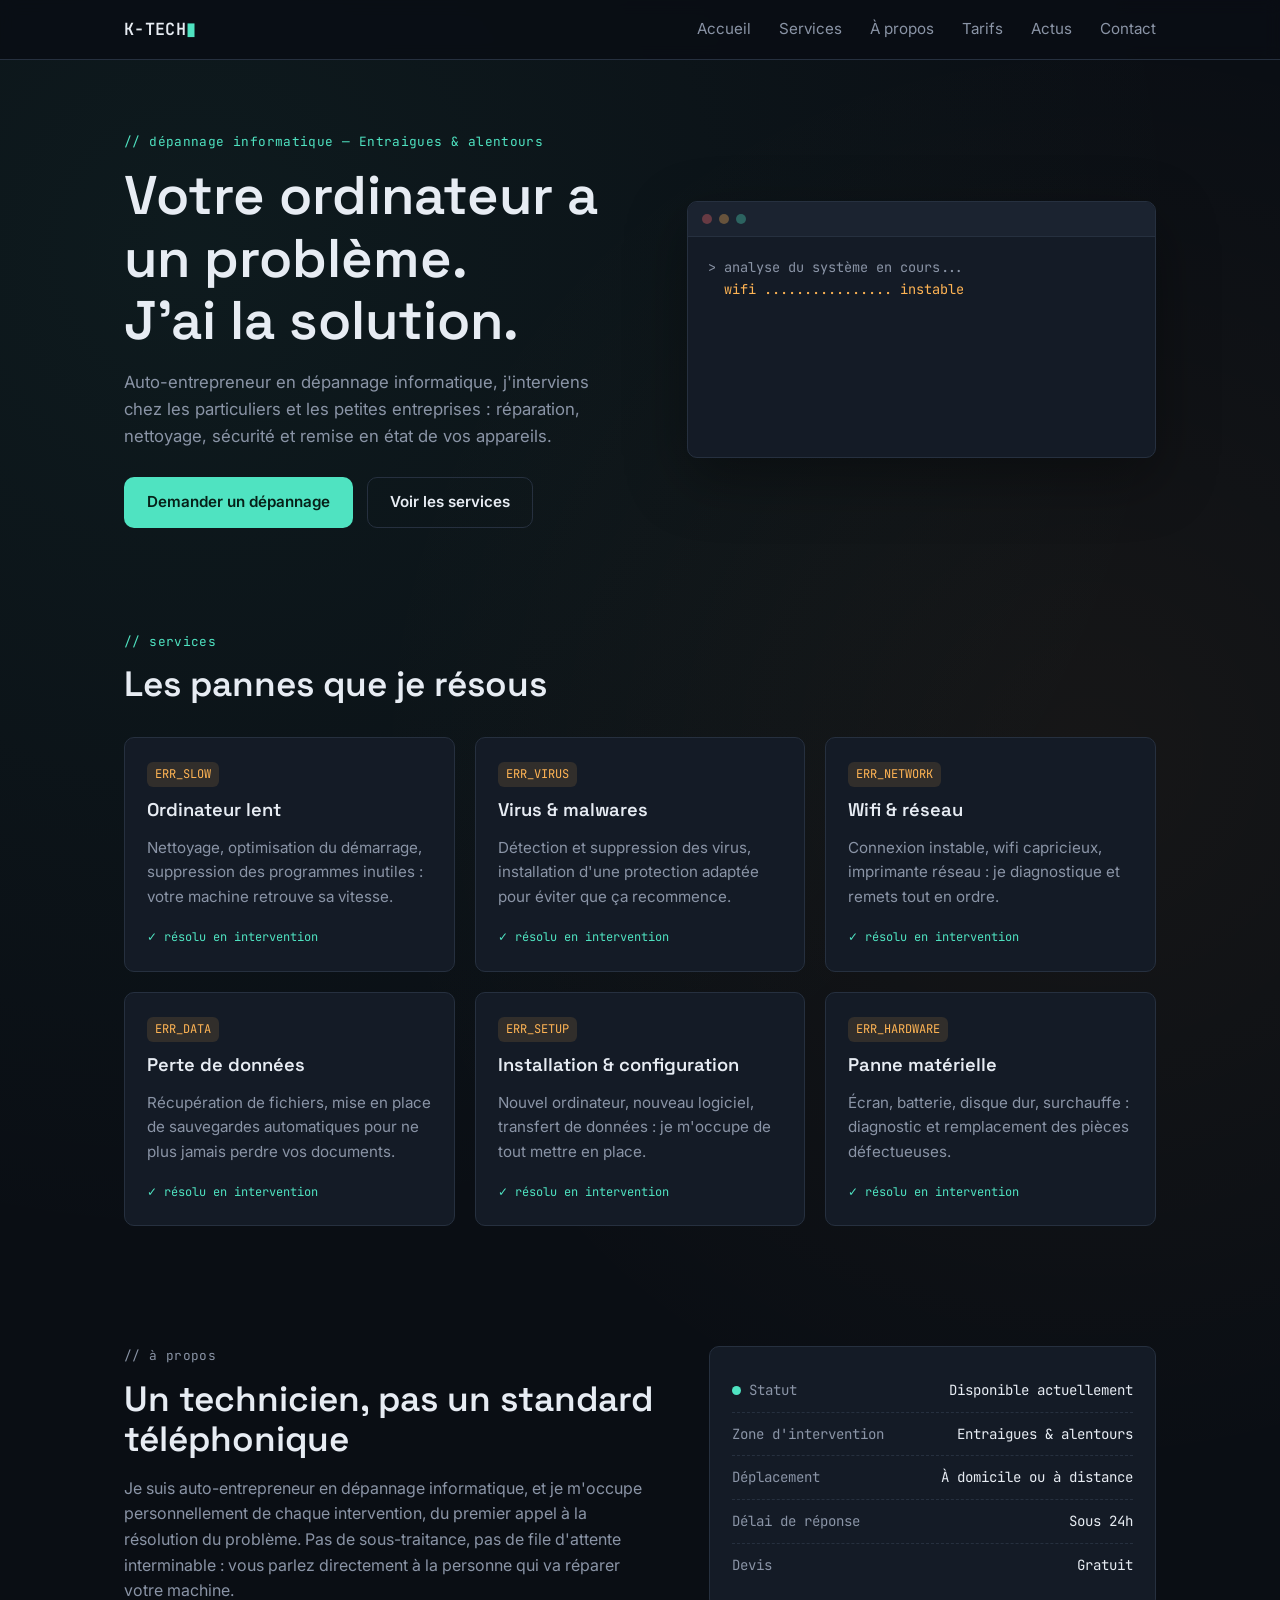
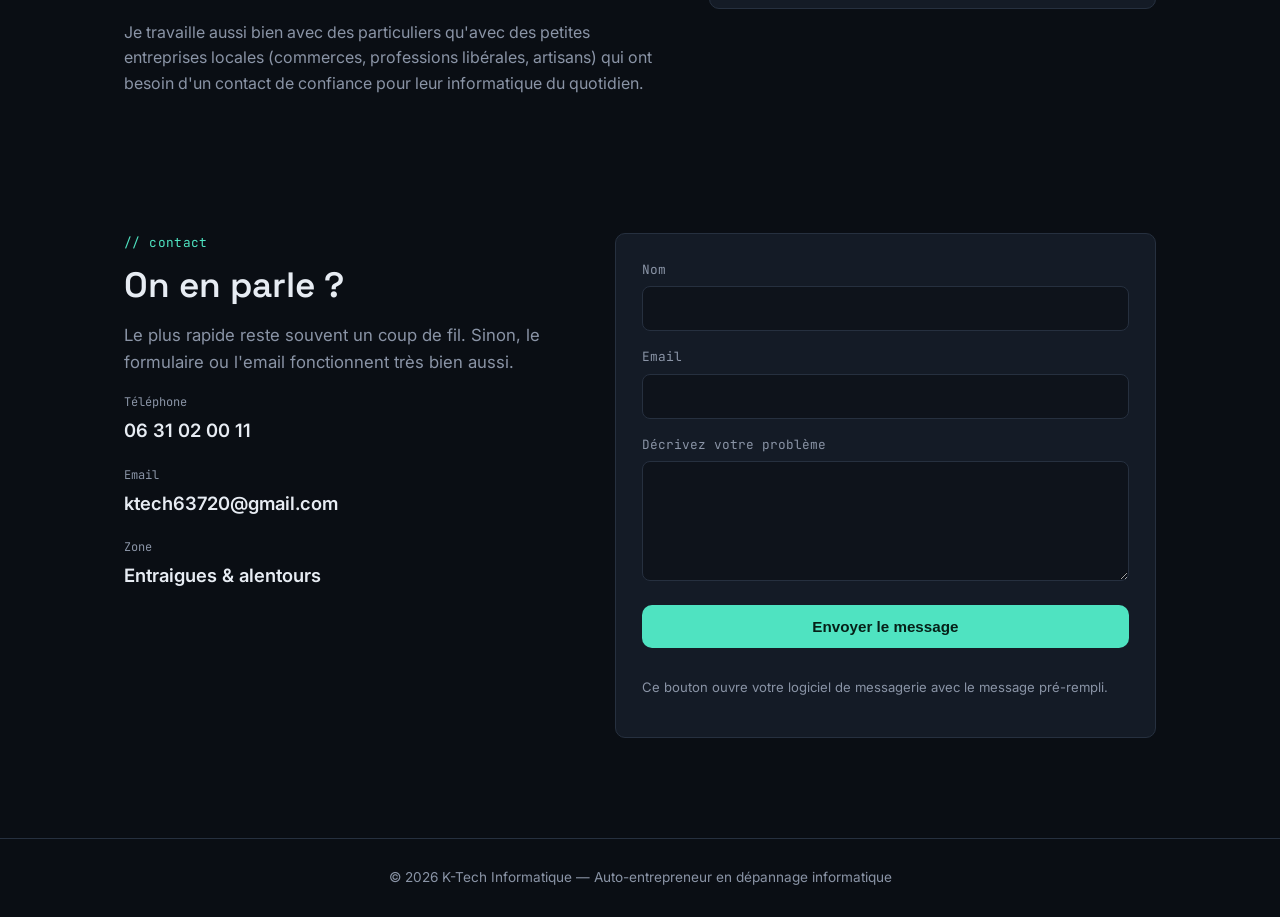
<file: index.html>
<!DOCTYPE html>
<html lang="fr">
<head>
<meta charset="UTF-8">
<meta name="viewport" content="width=device-width, initial-scale=1.0">
<title>K-Tech Informatique — Dépannage informatique à Entraigues</title>
<meta name="description" content="Auto-entrepreneur en dépannage informatique à Entraigues : réparation, virus, lenteur, réseau, installation. Intervention rapide chez les particuliers et les petites entreprises.">
<link rel="preconnect" href="https://fonts.googleapis.com">
<link rel="preconnect" href="https://fonts.gstatic.com" crossorigin>
<link href="https://fonts.googleapis.com/css2?family=Space+Grotesk:wght@500;600;700&family=Inter:wght@400;500;600&family=JetBrains+Mono:wght@400;500&display=swap" rel="stylesheet">
<link rel="stylesheet" href="style.css">
</head>
<body>

<header class="nav">
  <div class="nav-inner">
    <a href="index.html" class="logo">K-TECH<span class="cursor">▮</span></a>
    <nav class="nav-links">
      <a href="#accueil">Accueil</a>
      <a href="#services">Services</a>
      <a href="#apropos">À propos</a>
      <a href="tarifs.html">Tarifs</a>
      <a href="actus.html">Actus</a>
      <a href="#contact">Contact</a>
    </nav>
    <button class="nav-toggle" aria-label="Ouvrir le menu">☰</button>
  </div>
</header>

<section id="accueil" class="hero">
  <div class="hero-text">
    <p class="eyebrow">// dépannage informatique — Entraigues &amp; alentours</p>
    <h1>Votre ordinateur a un problème.<br>J'ai la solution.</h1>
    <p class="lead">Auto-entrepreneur en dépannage informatique, j'interviens chez les particuliers et les petites entreprises : réparation, nettoyage, sécurité et remise en état de vos appareils.</p>
    <div class="hero-actions">
      <a href="#contact" class="btn btn-primary">Demander un dépannage</a>
      <a href="#services" class="btn btn-ghost">Voir les services</a>
    </div>
  </div>

  <div class="terminal" aria-hidden="true">
    <div class="terminal-bar"><span></span><span></span><span></span></div>
    <div class="terminal-body" id="terminal-body"></div>
  </div>
</section>

<section id="services" class="services">
  <p class="eyebrow">// services</p>
  <h2>Les pannes que je résous</h2>

  <div class="grid">

    <div class="card">
      <span class="code">ERR_SLOW</span>
      <h3>Ordinateur lent</h3>
      <p>Nettoyage, optimisation du démarrage, suppression des programmes inutiles : votre machine retrouve sa vitesse.</p>
      <span class="resolved">résolu en intervention</span>
    </div>

    <div class="card">
      <span class="code">ERR_VIRUS</span>
      <h3>Virus &amp; malwares</h3>
      <p>Détection et suppression des virus, installation d'une protection adaptée pour éviter que ça recommence.</p>
      <span class="resolved">résolu en intervention</span>
    </div>

    <div class="card">
      <span class="code">ERR_NETWORK</span>
      <h3>Wifi &amp; réseau</h3>
      <p>Connexion instable, wifi capricieux, imprimante réseau : je diagnostique et remets tout en ordre.</p>
      <span class="resolved">résolu en intervention</span>
    </div>

    <div class="card">
      <span class="code">ERR_DATA</span>
      <h3>Perte de données</h3>
      <p>Récupération de fichiers, mise en place de sauvegardes automatiques pour ne plus jamais perdre vos documents.</p>
      <span class="resolved">résolu en intervention</span>
    </div>

    <div class="card">
      <span class="code">ERR_SETUP</span>
      <h3>Installation &amp; configuration</h3>
      <p>Nouvel ordinateur, nouveau logiciel, transfert de données : je m'occupe de tout mettre en place.</p>
      <span class="resolved">résolu en intervention</span>
    </div>

    <div class="card">
      <span class="code">ERR_HARDWARE</span>
      <h3>Panne matérielle</h3>
      <p>Écran, batterie, disque dur, surchauffe : diagnostic et remplacement des pièces défectueuses.</p>
      <span class="resolved">résolu en intervention</span>
    </div>

  </div>
</section>

<section id="apropos" class="about">
  <div class="about-text">
    <p class="eyebrow">// à propos</p>
    <h2>Un technicien, pas un standard téléphonique</h2>
    <p>Je suis auto-entrepreneur en dépannage informatique, et je m'occupe personnellement de chaque intervention, du premier appel à la résolution du problème. Pas de sous-traitance, pas de file d'attente interminable : vous parlez directement à la personne qui va réparer votre machine.</p>
    <p>Je travaille aussi bien avec des particuliers qu'avec des petites entreprises locales (commerces, professions libérales, artisans) qui ont besoin d'un contact de confiance pour leur informatique du quotidien.</p>
  </div>

  <div class="stats">
    <div class="row"><span><span class="status-dot"></span>Statut</span><span>Disponible actuellement</span></div>
    <div class="row"><span>Zone d'intervention</span><span>Entraigues &amp; alentours</span></div>
    <div class="row"><span>Déplacement</span><span>À domicile ou à distance</span></div>
    <div class="row"><span>Délai de réponse</span><span>Sous 24h</span></div>
    <div class="row"><span>Devis</span><span>Gratuit</span></div>
  </div>
</section>

<section id="contact" class="contact">
  <div class="contact-info">
    <p class="eyebrow">// contact</p>
    <h2>On en parle ?</h2>
    <p class="lead">Le plus rapide reste souvent un coup de fil. Sinon, le formulaire ou l'email fonctionnent très bien aussi.</p>

    <div class="item">
      <span class="label">Téléphone</span>
      <a href="tel:+33631020011">06 31 02 00 11</a>
    </div>
    <div class="item">
      <span class="label">Email</span>
      <a href="mailto:ktech63720@gmail.com">ktech63720@gmail.com</a>
    </div>
    <div class="item">
      <span class="label">Zone</span>
      <a href="#apropos">Entraigues &amp; alentours</a>
    </div>
  </div>

  <form class="contact-form" action="mailto:ktech63720@gmail.com" method="post" enctype="text/plain">
    <div>
      <label for="name">Nom</label>
      <input type="text" id="name" name="name" required>
    </div>
    <div>
      <label for="email">Email</label>
      <input type="email" id="email" name="email" required>
    </div>
    <div>
      <label for="message">Décrivez votre problème</label>
      <textarea id="message" name="message" required></textarea>
    </div>
    <button type="submit" class="btn btn-primary">Envoyer le message</button>
    <p class="form-note">Ce bouton ouvre votre logiciel de messagerie avec le message pré-rempli.</p>
  </form>
</section>

<footer>
  <div class="container">
    &copy; 2026 K-Tech Informatique — Auto-entrepreneur en dépannage informatique
  </div>
</footer>

<script src="actus.js"></script>
<script src="script.js"></script>
</body>
</html>
</file>
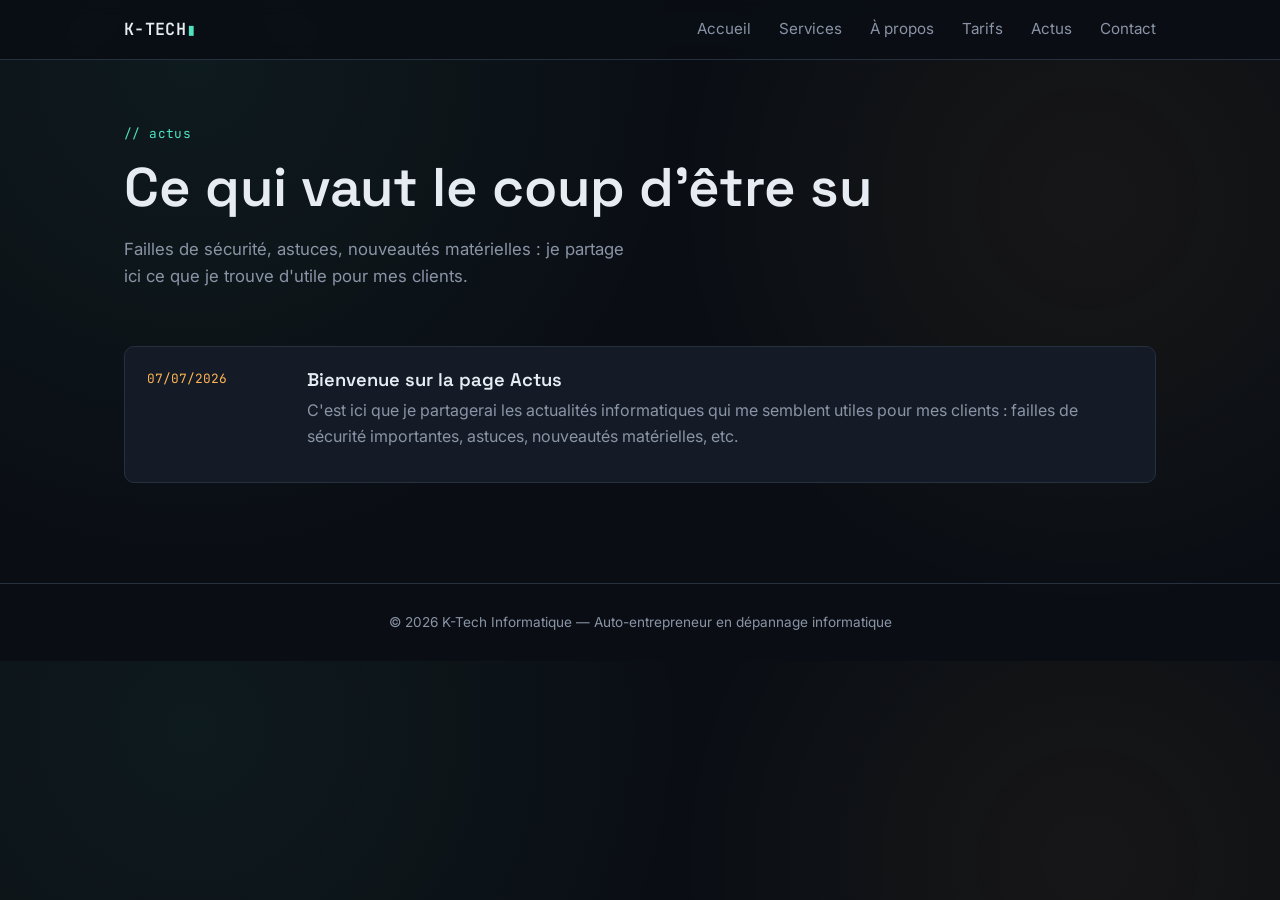
<file: actus.html>
<!DOCTYPE html>
<html lang="fr">
<head>
<meta charset="UTF-8">
<meta name="viewport" content="width=device-width, initial-scale=1.0">
<title>Actus — K-Tech Informatique</title>
<meta name="description" content="Actualités informatiques utiles : sécurité, astuces et nouveautés, partagées par K-Tech Informatique.">
<link rel="preconnect" href="https://fonts.googleapis.com">
<link rel="preconnect" href="https://fonts.gstatic.com" crossorigin>
<link href="https://fonts.googleapis.com/css2?family=Space+Grotesk:wght@500;600;700&family=Inter:wght@400;500;600&family=JetBrains+Mono:wght@400;500&display=swap" rel="stylesheet">
<link rel="stylesheet" href="style.css">
</head>
<body>

<header class="nav">
  <div class="nav-inner">
    <a href="index.html" class="logo">K-TECH<span class="cursor">▮</span></a>
    <nav class="nav-links">
      <a href="index.html#accueil">Accueil</a>
      <a href="index.html#services">Services</a>
      <a href="index.html#apropos">À propos</a>
      <a href="tarifs.html">Tarifs</a>
      <a href="actus.html">Actus</a>
      <a href="index.html#contact">Contact</a>
    </nav>
    <button class="nav-toggle" aria-label="Ouvrir le menu">☰</button>
  </div>
</header>

<section class="actus-hero">
  <p class="eyebrow">// actus</p>
  <h1>Ce qui vaut le coup d'être su</h1>
  <p class="lead">Failles de sécurité, astuces, nouveautés matérielles : je partage ici ce que je trouve d'utile pour mes clients.</p>
</section>

<section class="actus-list" id="actus-list">
  <!-- rempli automatiquement depuis data/actus.js -->
</section>

<footer>
  <div class="container">
    &copy; 2026 K-Tech Informatique — Auto-entrepreneur en dépannage informatique
  </div>
</footer>

<script src="actus.js"></script>
<script src="script.js"></script>
</body>
</html>
</file>
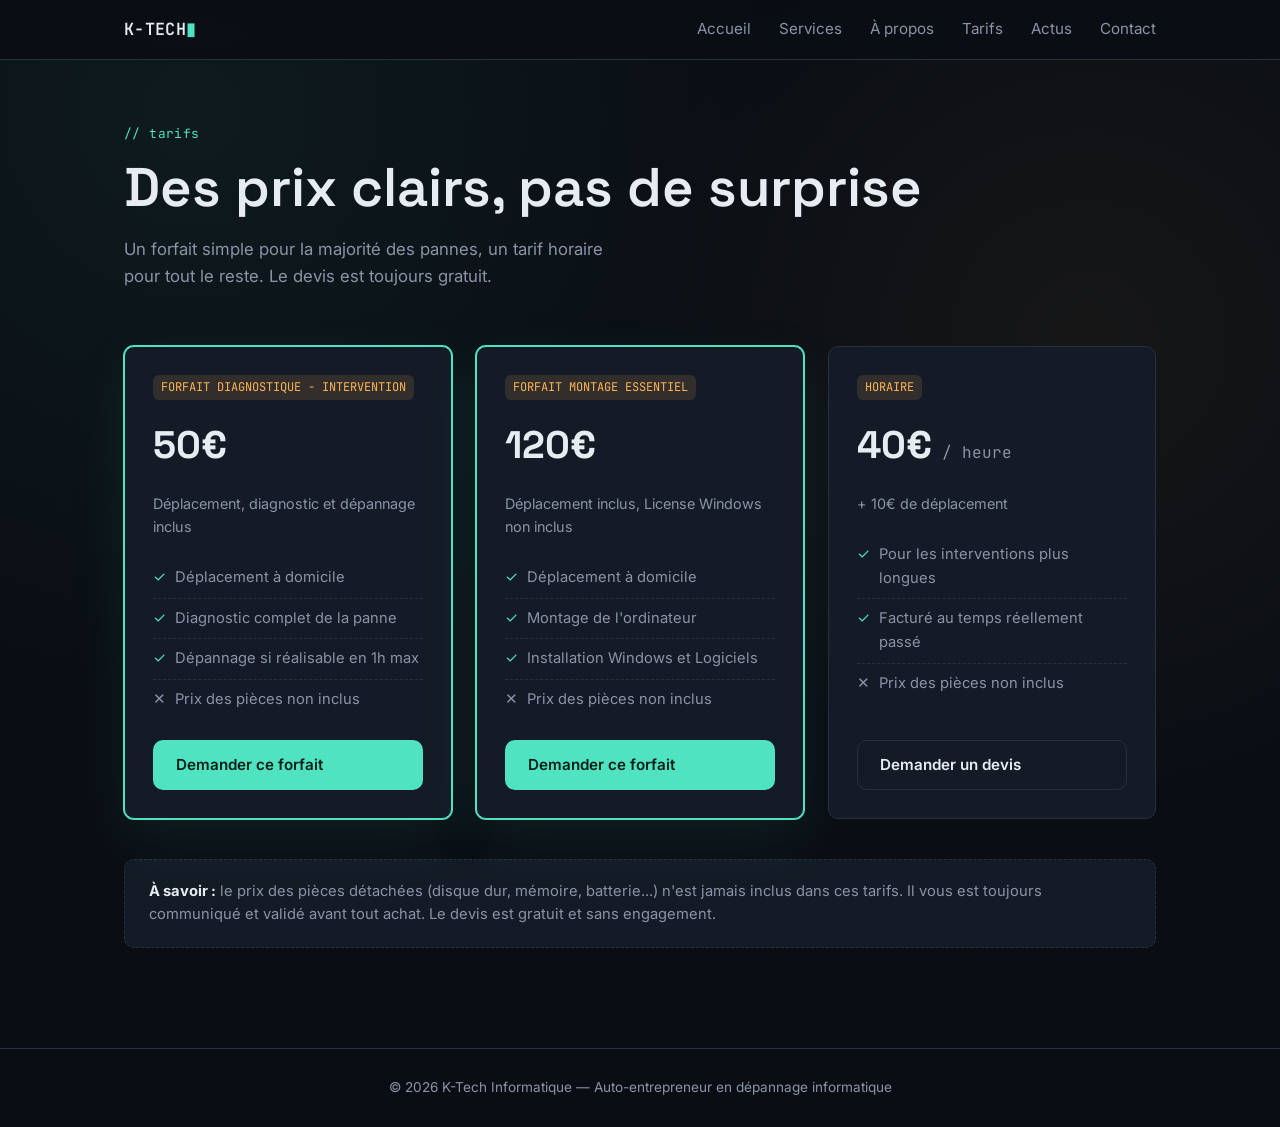
<file: tarifs.html>
<!DOCTYPE html>
<html lang="fr">
<head>
<meta charset="UTF-8">
<meta name="viewport" content="width=device-width, initial-scale=1.0">
<title>Tarifs — K-Tech Informatique</title>
<meta name="description" content="Tarifs clairs et sans surprise pour le dépannage informatique à Entraigues : forfait diagnostic + dépannage, ou tarif horaire.">
<link rel="preconnect" href="https://fonts.googleapis.com">
<link rel="preconnect" href="https://fonts.gstatic.com" crossorigin>
<link href="https://fonts.googleapis.com/css2?family=Space+Grotesk:wght@500;600;700&family=Inter:wght@400;500;600&family=JetBrains+Mono:wght@400;500&display=swap" rel="stylesheet">
<link rel="stylesheet" href="style.css">
</head>
<body>

<header class="nav">
  <div class="nav-inner">
    <a href="index.html" class="logo">K-TECH<span class="cursor">▮</span></a>
    <nav class="nav-links">
      <a href="index.html#accueil">Accueil</a>
      <a href="index.html#services">Services</a>
      <a href="index.html#apropos">À propos</a>
      <a href="tarifs.html">Tarifs</a>
      <a href="actus.html">Actus</a>
      <a href="index.html#contact">Contact</a>
    </nav>
    <button class="nav-toggle" aria-label="Ouvrir le menu">☰</button>
  </div>
</header>

<section class="tarifs-hero">
  <p class="eyebrow">// tarifs</p>
  <h1>Des prix clairs, pas de surprise</h1>
  <p class="lead">Un forfait simple pour la majorité des pannes, un tarif horaire pour tout le reste. Le devis est toujours gratuit.</p>
</section>

<section class="pricing-grid">

  <div class="price-card featured">
    <span class="code">FORFAIT DIAGNOSTIQUE - INTERVENTION</span>
    <div class="amount">50€</div>
    <p class="subtitle">Déplacement, diagnostic et dépannage inclus</p>
    <ul>
      <li>Déplacement à domicile</li>
      <li>Diagnostic complet de la panne</li>
      <li>Dépannage si réalisable en 1h max</li>
      <li class="excluded">Prix des pièces non inclus</li>
    </ul>
    <a href="index.html#contact" class="btn btn-primary">Demander ce forfait</a>
  </div>

    <div class="price-card featured">
    <span class="code">FORFAIT MONTAGE ESSENTIEL</span>
    <div class="amount">120€</div>
    <p class="subtitle">Déplacement inclus, License Windows non inclus</p>
    <ul>
      <li>Déplacement à domicile</li>
      <li>Montage de l'ordinateur</li>
      <li>Installation Windows et Logiciels</li>
      <li class="excluded">Prix des pièces non inclus</li>
    </ul>
    <a href="index.html#contact" class="btn btn-primary">Demander ce forfait</a>
  </div>

  <div class="price-card">
    <span class="code">HORAIRE</span>
    <div class="amount">40€ <span class="unit">/ heure</span></div>
    <p class="subtitle">+ 10€ de déplacement</p>
    <ul>
      <li>Pour les interventions plus longues</li>
      <li>Facturé au temps réellement passé</li>
      <li class="excluded">Prix des pièces non inclus</li>
    </ul>
    <a href="index.html#contact" class="btn btn-ghost">Demander un devis</a>
  </div>

</section>

<section class="price-note">
  <div class="note-box">
    <strong>À savoir :</strong> le prix des pièces détachées (disque dur, mémoire, batterie...) n'est jamais inclus dans ces tarifs. Il vous est toujours communiqué et validé avant tout achat. Le devis est gratuit et sans engagement.
  </div>
</section>

<footer>
  <div class="container">
    &copy; 2026 K-Tech Informatique — Auto-entrepreneur en dépannage informatique
  </div>
</footer>

<script src="actus.js"></script>
<script src="script.js"></script>
</body>
</html>
</file>
<file: style.css>
/* ===========================================================
   Jimmy Informatique — feuille de style
   Palette : fond quasi-noir, accent cyan (traces de circuit),
   accent ambre (LED de statut).
=========================================================== */

:root {
  --bg: #0a0e14;
  --bg-alt: #0e131b;
  --surface: #141b26;
  --surface-2: #1b2330;
  --border: #26303f;
  --text: #e7ecf3;
  --text-muted: #8a94a6;
  --accent: #4fe3c1;       /* cyan circuit */
  --accent-soft: rgba(79, 227, 193, 0.12);
  --amber: #ffb454;        /* LED / statut */
  --amber-soft: rgba(255, 180, 84, 0.12);
  --danger: #ff6b6b;

  --font-display: 'Space Grotesk', sans-serif;
  --font-body: 'Inter', sans-serif;
  --font-mono: 'JetBrains Mono', monospace;

  --radius: 10px;
  --max-width: 1080px;
}

* { box-sizing: border-box; }

html { scroll-behavior: smooth; }

@media (prefers-reduced-motion: reduce) {
  html { scroll-behavior: auto; }
  * { animation-duration: 0.001ms !important; animation-iteration-count: 1 !important; transition-duration: 0.001ms !important; }
}

body {
  margin: 0;
  background: var(--bg);
  color: var(--text);
  font-family: var(--font-body);
  line-height: 1.6;
  -webkit-font-smoothing: antialiased;
}

/* subtle circuit-board backdrop */
body {
  background-image:
    radial-gradient(circle at 15% 10%, rgba(79,227,193,0.06), transparent 40%),
    radial-gradient(circle at 85% 30%, rgba(255,180,84,0.05), transparent 35%);
}

a { color: inherit; text-decoration: none; }

img { max-width: 100%; display: block; }

.container {
  max-width: var(--max-width);
  margin: 0 auto;
  padding: 0 24px;
}

.eyebrow {
  font-family: var(--font-mono);
  font-size: 0.8rem;
  letter-spacing: 0.03em;
  color: var(--accent);
  margin: 0 0 12px;
}

h1, h2, h3 {
  font-family: var(--font-display);
  font-weight: 600;
  line-height: 1.15;
  margin: 0 0 16px;
}

h1 { font-size: clamp(2.1rem, 4.5vw, 3.4rem); }
h2 { font-size: clamp(1.6rem, 3vw, 2.2rem); }
h3 { font-size: 1.15rem; }

.lead {
  color: var(--text-muted);
  font-size: 1.05rem;
  max-width: 46ch;
}

/* ---------- Navigation ---------- */

.nav {
  position: sticky;
  top: 0;
  z-index: 50;
  background: rgba(10, 14, 20, 0.85);
  backdrop-filter: blur(8px);
  border-bottom: 1px solid var(--border);
}

.nav-inner {
  max-width: var(--max-width);
  margin: 0 auto;
  padding: 16px 24px;
  display: flex;
  align-items: center;
  justify-content: space-between;
}

.logo {
  font-family: var(--font-mono);
  font-weight: 600;
  font-size: 1.05rem;
  letter-spacing: 0.02em;
}

.logo .accent { color: var(--accent); }

.logo .cursor {
  display: inline-block;
  color: var(--accent);
  animation: blink 1.1s steps(1) infinite;
}

@keyframes blink { 50% { opacity: 0; } }

.nav-links {
  display: flex;
  gap: 28px;
  font-size: 0.95rem;
}

.nav-links a {
  color: var(--text-muted);
  transition: color 0.15s ease;
}

.nav-links a:hover, .nav-links a:focus-visible { color: var(--text); }

.nav-toggle {
  display: none;
  background: none;
  border: 1px solid var(--border);
  color: var(--text);
  font-size: 1.1rem;
  border-radius: 8px;
  padding: 6px 10px;
  cursor: pointer;
}

@media (max-width: 720px) {
  .nav-links {
    position: absolute;
    top: 100%;
    left: 0;
    right: 0;
    background: var(--bg-alt);
    border-bottom: 1px solid var(--border);
    flex-direction: column;
    padding: 16px 24px;
    gap: 16px;
    display: none;
  }
  .nav-links.open { display: flex; }
  .nav-toggle { display: inline-block; }
}

/* ---------- Buttons ---------- */

.btn {
  display: inline-block;
  padding: 12px 22px;
  border-radius: var(--radius);
  font-weight: 600;
  font-size: 0.95rem;
  border: 1px solid transparent;
  cursor: pointer;
  transition: transform 0.15s ease, border-color 0.15s ease, background 0.15s ease;
}

.btn:hover { transform: translateY(-1px); }

.btn-primary {
  background: var(--accent);
  color: #062018;
}
.btn-primary:hover { background: #6bf0d3; }

.btn-ghost {
  background: transparent;
  border-color: var(--border);
  color: var(--text);
}
.btn-ghost:hover { border-color: var(--accent); color: var(--accent); }

/* ---------- Hero ---------- */

.hero {
  max-width: var(--max-width);
  margin: 0 auto;
  padding: 72px 24px 64px;
  display: grid;
  grid-template-columns: 1.1fr 1fr;
  gap: 48px;
  align-items: center;
}

@media (max-width: 860px) {
  .hero { grid-template-columns: 1fr; padding-top: 48px; }
}

.hero-actions {
  margin-top: 28px;
  display: flex;
  gap: 14px;
  flex-wrap: wrap;
}

.terminal {
  background: var(--surface);
  border: 1px solid var(--border);
  border-radius: var(--radius);
  overflow: hidden;
  box-shadow: 0 20px 60px rgba(0,0,0,0.35);
}

.terminal-bar {
  display: flex;
  gap: 7px;
  padding: 12px 14px;
  background: var(--surface-2);
  border-bottom: 1px solid var(--border);
}

.terminal-bar span {
  width: 10px; height: 10px; border-radius: 50%;
  background: #3a4556;
}
.terminal-bar span:nth-child(1) { background: #ff6b6b55; }
.terminal-bar span:nth-child(2) { background: #ffb45455; }
.terminal-bar span:nth-child(3) { background: #4fe3c155; }

.terminal-body {
  font-family: var(--font-mono);
  font-size: 0.85rem;
  padding: 20px;
  min-height: 220px;
  color: #b7f5e6;
  white-space: pre-wrap;
}

.terminal-body .line-ok { color: var(--accent); }
.terminal-body .line-warn { color: var(--amber); }
.terminal-body .line-muted { color: var(--text-muted); }

/* ---------- Services ---------- */

.services {
  max-width: var(--max-width);
  margin: 0 auto;
  padding: 40px 24px 80px;
}

.grid {
  display: grid;
  grid-template-columns: repeat(auto-fit, minmax(260px, 1fr));
  gap: 20px;
  margin-top: 32px;
}

.card {
  background: var(--surface);
  border: 1px solid var(--border);
  border-radius: var(--radius);
  padding: 22px;
  transition: border-color 0.15s ease, transform 0.15s ease;
}

.card:hover { border-color: var(--accent); transform: translateY(-2px); }

.card .code {
  font-family: var(--font-mono);
  font-size: 0.75rem;
  color: var(--amber);
  background: var(--amber-soft);
  display: inline-block;
  padding: 3px 8px;
  border-radius: 6px;
  margin-bottom: 12px;
}

.card p { color: var(--text-muted); margin: 8px 0 14px; font-size: 0.95rem; }

.card .resolved {
  font-family: var(--font-mono);
  font-size: 0.75rem;
  color: var(--accent);
}

.card .resolved::before { content: "✓ "; }

/* ---------- About ---------- */

.about {
  max-width: var(--max-width);
  margin: 0 auto;
  padding: 40px 24px 80px;
  display: grid;
  grid-template-columns: 1.2fr 1fr;
  gap: 48px;
}

@media (max-width: 860px) { .about { grid-template-columns: 1fr; } }

.about-text p { color: var(--text-muted); }

.stats {
  background: var(--surface);
  border: 1px solid var(--border);
  border-radius: var(--radius);
  padding: 22px;
  font-family: var(--font-mono);
  font-size: 0.88rem;
  align-self: start;
}

.stats .row {
  display: flex;
  justify-content: space-between;
  padding: 10px 0;
  border-bottom: 1px dashed var(--border);
  color: var(--text-muted);
}
.stats .row:last-child { border-bottom: none; }
.stats .row span:last-child { color: var(--text); }

.status-dot {
  display: inline-block;
  width: 9px; height: 9px;
  border-radius: 50%;
  background: var(--accent);
  margin-right: 8px;
  box-shadow: 0 0 0 0 rgba(79,227,193,0.6);
  animation: pulse 2s infinite;
}

@keyframes pulse {
  0% { box-shadow: 0 0 0 0 rgba(79,227,193,0.5); }
  70% { box-shadow: 0 0 0 8px rgba(79,227,193,0); }
  100% { box-shadow: 0 0 0 0 rgba(79,227,193,0); }
}

/* ---------- Contact ---------- */

.contact {
  max-width: var(--max-width);
  margin: 0 auto;
  padding: 40px 24px 100px;
  display: grid;
  grid-template-columns: 0.9fr 1.1fr;
  gap: 48px;
}

@media (max-width: 860px) { .contact { grid-template-columns: 1fr; } }

.contact-info .item {
  margin-bottom: 20px;
}

.contact-info .item .label {
  font-family: var(--font-mono);
  font-size: 0.75rem;
  color: var(--text-muted);
  display: block;
  margin-bottom: 4px;
}

.contact-info .item a {
  font-size: 1.15rem;
  font-weight: 600;
}

.contact-info .item a:hover { color: var(--accent); }

.contact-form {
  background: var(--surface);
  border: 1px solid var(--border);
  border-radius: var(--radius);
  padding: 26px;
  display: flex;
  flex-direction: column;
  gap: 16px;
}

.contact-form label {
  font-family: var(--font-mono);
  font-size: 0.8rem;
  color: var(--text-muted);
  margin-bottom: 6px;
  display: block;
}

.contact-form input,
.contact-form textarea {
  width: 100%;
  background: var(--bg-alt);
  border: 1px solid var(--border);
  border-radius: 8px;
  padding: 12px 14px;
  color: var(--text);
  font-family: var(--font-body);
  font-size: 0.95rem;
}

.contact-form input:focus,
.contact-form textarea:focus {
  outline: none;
  border-color: var(--accent);
}

.contact-form textarea { min-height: 120px; resize: vertical; }

.form-note {
  font-size: 0.82rem;
  color: var(--text-muted);
}

/* ---------- Footer ---------- */

footer {
  border-top: 1px solid var(--border);
  padding: 28px 24px;
  text-align: center;
  color: var(--text-muted);
  font-size: 0.85rem;
}

/* ---------- Tarifs page ---------- */

.tarifs-hero {
  max-width: var(--max-width);
  margin: 0 auto;
  padding: 64px 24px 20px;
}

.pricing-grid {
  max-width: var(--max-width);
  margin: 0 auto;
  padding: 20px 24px 20px;
  display: grid;
  grid-template-columns: repeat(auto-fit, minmax(280px, 1fr));
  gap: 24px;
}

.price-card {
  background: var(--surface);
  border: 1px solid var(--border);
  border-radius: var(--radius);
  padding: 28px;
  display: flex;
  flex-direction: column;
}

.price-card.featured {
  border-color: var(--accent);
  box-shadow: 0 0 0 1px var(--accent), 0 20px 60px rgba(79,227,193,0.08);
}

.price-card .code {
  font-family: var(--font-mono);
  font-size: 0.75rem;
  color: var(--amber);
  background: var(--amber-soft);
  display: inline-block;
  padding: 3px 8px;
  border-radius: 6px;
  margin-bottom: 14px;
  width: fit-content;
}

.price-card .amount {
  font-family: var(--font-display);
  font-size: 2.4rem;
  font-weight: 700;
  color: var(--text);
  margin-bottom: 2px;
}

.price-card .amount .unit {
  font-family: var(--font-mono);
  font-size: 1rem;
  color: var(--text-muted);
  font-weight: 400;
}

.price-card .subtitle {
  color: var(--text-muted);
  font-size: 0.9rem;
  margin-bottom: 20px;
}

.price-card ul {
  list-style: none;
  padding: 0;
  margin: 0 0 20px;
  flex-grow: 1;
}

.price-card li {
  font-size: 0.92rem;
  color: var(--text-muted);
  padding: 8px 0;
  border-bottom: 1px dashed var(--border);
  padding-left: 22px;
  position: relative;
}
.price-card li:last-child { border-bottom: none; }

.price-card li::before {
  content: "✓";
  color: var(--accent);
  position: absolute;
  left: 0;
}

.price-card li.excluded::before {
  content: "✕";
  color: var(--text-muted);
}

.price-note {
  max-width: var(--max-width);
  margin: 0 auto;
  padding: 20px 24px 100px;
}

.price-note .note-box {
  background: var(--surface);
  border: 1px dashed var(--border);
  border-radius: var(--radius);
  padding: 20px 24px;
  color: var(--text-muted);
  font-size: 0.92rem;
}

.price-note .note-box strong { color: var(--text); }

/* ---------- Actus page ---------- */

.actus-hero {
  max-width: var(--max-width);
  margin: 0 auto;
  padding: 64px 24px 20px;
}

.actus-list {
  max-width: var(--max-width);
  margin: 0 auto;
  padding: 20px 24px 100px;
  display: flex;
  flex-direction: column;
  gap: 18px;
}

.actu-card {
  background: var(--surface);
  border: 1px solid var(--border);
  border-radius: var(--radius);
  padding: 22px;
  display: grid;
  grid-template-columns: 140px 1fr;
  gap: 20px;
}

@media (max-width: 640px) {
  .actu-card { grid-template-columns: 1fr; }
}

.actu-date {
  font-family: var(--font-mono);
  font-size: 0.8rem;
  color: var(--amber);
}

.actu-card h3 { margin-bottom: 8px; }
.actu-card p { color: var(--text-muted); margin: 0 0 10px; }
.actu-card .src-link { font-size: 0.85rem; color: var(--accent); }
.actu-card .src-link:hover { text-decoration: underline; }

.actus-empty {
  color: var(--text-muted);
  font-family: var(--font-mono);
  font-size: 0.9rem;
  text-align: center;
  padding: 40px 0;
}
</file>
